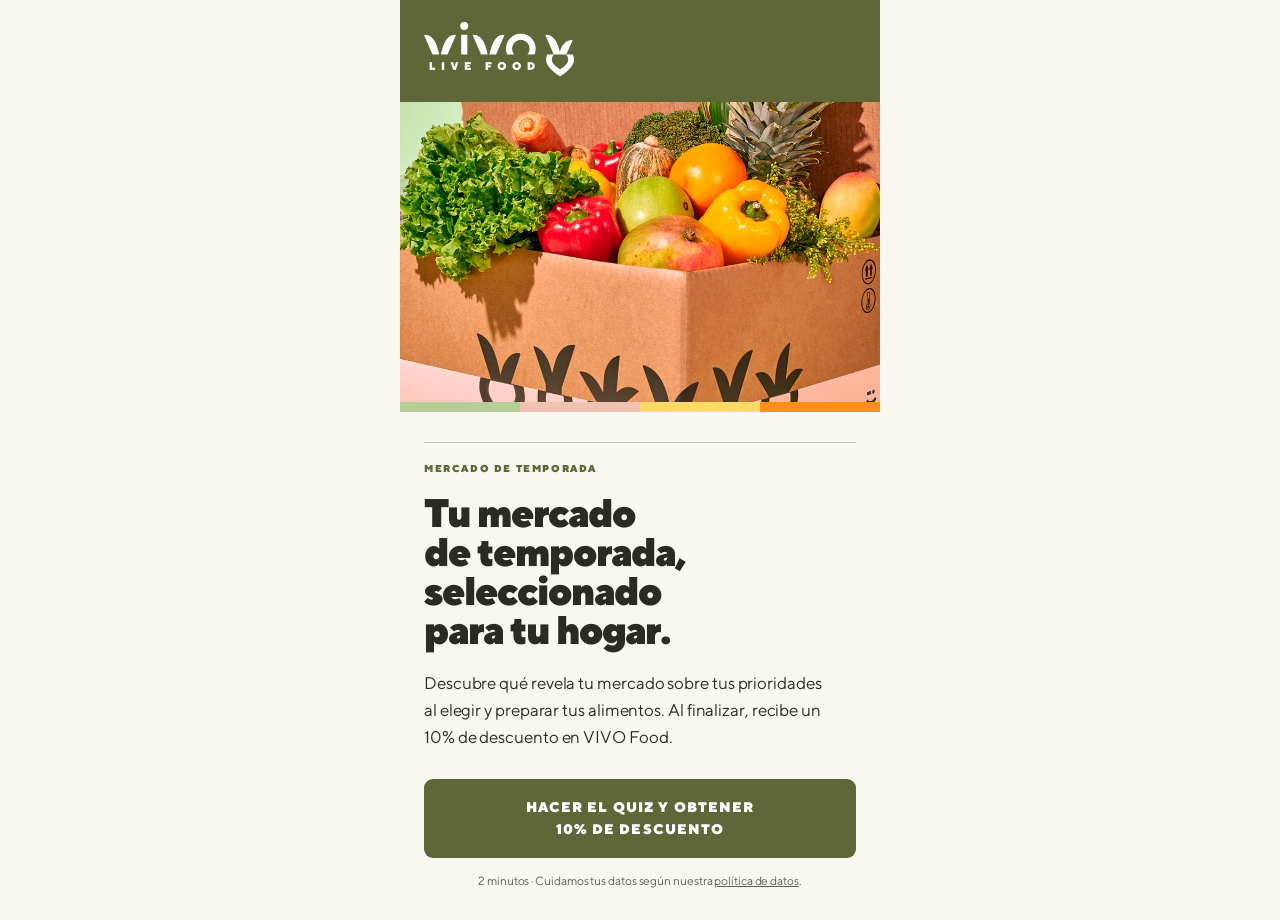
<file: index.html>
<!DOCTYPE html>
<html lang="es">
<head>
<meta charset="utf-8">
<meta name="viewport" content="width=device-width, initial-scale=1, viewport-fit=cover">
<title>¿Qué dice tu mercado sobre lo que te importa? · VIVO Live Food</title>
<meta name="robots" content="noindex, nofollow">
<style>
@font-face{font-family:"TT Norms";src:url("fuentes/TTNorms-Regular.otf") format("opentype");font-weight:400;font-display:swap}
@font-face{font-family:"TT Norms";src:url("fuentes/TTNorms-Medium.otf") format("opentype");font-weight:500;font-display:swap}
@font-face{font-family:"TT Norms";src:url("fuentes/TTNorms-Bold.otf") format("opentype");font-weight:700;font-display:swap}
@font-face{font-family:"TT Norms";src:url("fuentes/TTNorms-Black.otf") format("opentype");font-weight:900;font-display:swap}

/* Colores de la marca (manual de VIVO) y papel de la web de Sebastián (VIVO_Web_v13_14). */
:root{
  --oliva:#5F6638; --vino:#9F2241; --naranja:#FF9015; --negro:#2D2A26;
  --verde:#B7CD96; --rosa:#EFC2B3; --amarillo:#FDDA64;
  --papel:#F8F7F0; --regla:rgba(45,42,38,.23);
  --base:var(--papel);
  --bloque:var(--verde);
}
*{box-sizing:border-box;margin:0;padding:0}
html,body{background:var(--base)}
body{font-family:"TT Norms",system-ui,sans-serif;color:var(--negro);font-size:17px;line-height:1.55;
  -webkit-font-smoothing:antialiased;min-height:100vh;min-height:100dvh;letter-spacing:-.005em}
*{font-variant-ligatures:none;font-feature-settings:"liga" 0,"dlig" 0,"clig" 0}
.app{max-width:480px;margin:0 auto;min-height:100vh;min-height:100dvh;background:var(--base);position:relative}
.pantalla{display:none;min-height:100vh;min-height:100dvh;flex-direction:column}
.pantalla.activa{display:flex;animation:entra .35s ease both}
.quieto .pantalla.activa{animation:none}
@keyframes entra{from{opacity:0;transform:translateY(8px)}to{opacity:1;transform:none}}
img{display:block;max-width:100%}
a{color:inherit}

.ceja{font-size:10px;font-weight:800;letter-spacing:.16em;text-transform:uppercase;line-height:1.4;text-wrap:balance}
h1,h2{font-weight:900;letter-spacing:-.05em;line-height:.98;text-wrap:balance}

/* Botones: solo las llamadas a la acción llevan esquina suave (la web de Sebastián). */
.btn{appearance:none;border:0;cursor:pointer;font:inherit;font-weight:800;font-size:14px;text-wrap:balance;
  text-transform:uppercase;letter-spacing:.08em;background:var(--oliva);color:#fff;
  padding:18px 22px;width:100%;border-radius:9px;transition:transform .1s, opacity .2s}
.btn:active{transform:scale(.98)}
.btn[disabled]{opacity:.35;cursor:default}
.btn-texto{appearance:none;background:none;border:0;font:inherit;font-size:12px;font-weight:700;
  letter-spacing:.12em;text-transform:uppercase;color:var(--oliva);padding:14px 4px;cursor:pointer}

/* ---------- Portada ---------- */
.portada{background:var(--base)}
.portada .bloque-top{background:var(--oliva);color:#fff;padding:22px 24px 26px;position:relative}
.portada .logo-top img{width:150px}
.portada .foto{height:300px;overflow:hidden;background:var(--verde)}
.portada .foto img{width:100%;height:100%;object-fit:cover;object-position:center 60%}
.portada .cuerpo{padding:30px 24px 30px;flex:1;display:flex;flex-direction:column}
.portada .ceja{color:var(--oliva);margin-bottom:18px;border-top:1px solid var(--regla);padding-top:18px}
.portada h1{font-size:40px;margin-bottom:20px}
.portada p.intro{font-size:17px;line-height:1.6;margin-bottom:28px;max-width:34ch;text-wrap:pretty}
.portada .letra{font-size:12px;color:rgba(45,42,38,.75);text-align:center;margin-top:14px;line-height:1.5}
.portada .franja{display:flex;height:10px}
.portada .franja span{flex:1}

/* ---------- Preguntas ---------- */
.cabeza{background:var(--bloque);padding:18px 24px 28px;transition:background .3s}
.cabeza .fila{display:flex;align-items:center;justify-content:space-between;margin-bottom:18px}
.cabeza .fila img{width:130px}
.barra{height:6px;background:rgba(45,42,38,.14);overflow:hidden}
.barra i{display:block;height:100%;background:var(--oliva);width:0;transition:width .35s ease}
.cabeza h2{font-size:30px;line-height:1.02}
.cabeza .pista{font-size:14px;margin-top:12px;font-weight:500}
.opciones{padding:22px 24px 8px;display:flex;flex-direction:column;gap:10px;flex:1}
.op{appearance:none;font:inherit;text-align:left;cursor:pointer;width:100%;
  display:flex;align-items:center;gap:14px;background:#fff;color:var(--negro);
  border:1px solid var(--regla);padding:16px 16px;font-size:17px;font-weight:500;line-height:1.3;
  border-radius:0;transition:background .15s,border-color .15s,color .15s}
.op .marca{flex:0 0 22px;height:22px;border:1.5px solid var(--oliva);display:grid;place-items:center;background:#fff}
.op.unica .marca{border-radius:50%}
.op[aria-pressed="true"]{background:var(--oliva);border-color:var(--oliva);color:#fff}
.op[aria-pressed="true"] .marca{background:#fff;border-color:#fff}
.op[aria-pressed="true"] .marca::after{content:"";width:10px;height:10px;background:var(--oliva)}
.op.unica[aria-pressed="true"] .marca::after{border-radius:50%}
.pie{padding:14px 24px 26px;display:flex;align-items:center;gap:12px;position:sticky;bottom:0;
  background:var(--base);border-top:1px solid var(--regla)}
.pie .btn{flex:1;padding-inline:14px}

/* ---------- Datos ---------- */
.datos .cabeza{background:var(--rosa)}
.datos h2{font-size:30px}
.datos .sub{margin-top:12px;font-size:16px}
form.campos{padding:22px 24px 8px;display:flex;flex-direction:column;gap:18px;flex:1}
.campo label,.campo .titulo{display:block;font-size:11px;font-weight:800;letter-spacing:.14em;text-transform:uppercase;margin-bottom:8px}
.campo .ayuda{font-size:14px;color:rgba(45,42,38,.75);margin-top:6px}
.campo input[type=text],.campo input[type=email],.campo select{width:100%;font:inherit;font-size:17px;
  padding:15px 14px;border:1px solid var(--regla);background:#fff;border-radius:0;color:var(--negro);
  -webkit-appearance:none;appearance:none}
.campo select{background-image:url("data:image/svg+xml,%3Csvg xmlns='http://www.w3.org/2000/svg' width='12' height='7'%3E%3Cpath d='M0 0h12L6 7z' fill='%235F6638'/%3E%3C/svg%3E");
  background-position:calc(100% - 16px) 50%;background-size:12px 7px;background-repeat:no-repeat}
.campo input:focus,.campo select:focus{outline:none;border-color:var(--oliva);box-shadow:0 0 0 3px rgba(95,102,56,.18)}
.campo .opcional{font-weight:500;letter-spacing:.08em;opacity:.65}
.doble{display:flex;gap:10px}.doble select:first-child{flex:0 0 38%}
.autoriza{display:flex;gap:12px;align-items:flex-start;font-size:14px;line-height:1.45;background:#fff;
  border:1px solid var(--regla);padding:14px}
.autoriza input{flex:0 0 22px;width:22px;height:22px;margin-top:1px;accent-color:var(--oliva)}
.error{color:var(--vino);font-size:14px;font-weight:500;min-height:1em}

/* ---------- Resultado ---------- */
.resultado{background:var(--bloque)}
.resultado .logo-top{padding:22px 24px 18px}
.resultado .logo-top img{width:150px}
.resultado .foto{height:300px;overflow:hidden}
.resultado .foto img{width:100%;height:100%;object-fit:cover}
.resultado .cuerpo{padding:28px 24px 10px}
.resultado .ceja{margin-bottom:14px}
/* El título lleva su corte de renglón en PERFILES (\n). */
.resultado h1{font-size:44px;line-height:.95;margin-bottom:20px;white-space:pre-line}
.resultado .l1{font-size:19px;font-weight:500;line-height:1.4;margin-bottom:14px;text-wrap:pretty}
.resultado .l2{font-size:17px;line-height:1.55;text-wrap:pretty}
.resultado .l2 + .l2{margin-top:12px}
.regalo{margin:24px 24px 0;background:var(--papel);padding:24px 20px 22px;text-align:center;color:var(--negro);border:1px solid var(--regla)}
.regalo .ceja{color:var(--oliva);margin-bottom:10px}
.regalo .que{font-size:16px;margin-bottom:16px;text-wrap:balance}
.regalo .codigo{display:inline-block;font-weight:900;font-size:24px;letter-spacing:.2em;
  border:2px dashed var(--oliva);color:var(--oliva);padding:12px 18px;margin-bottom:12px}
.regalo .cond{font-size:13px;color:rgba(45,42,38,.75)}
.resultado .cierre{padding:22px 24px 34px;font-size:15px;text-wrap:pretty}
.resultado.oscuro{color:#fff}
/* Invitar: el link propio de cada persona (sale con el código que devuelve el servidor). */
.invita{margin:16px 24px 0;background:var(--papel);color:var(--negro);padding:22px 20px;text-align:center;border:1px solid var(--regla)}
.invita .ceja{color:var(--vino);margin-bottom:10px}
.invita p{font-size:15px;margin-bottom:14px;text-wrap:pretty}
.invita .btn{background:var(--vino);margin-bottom:6px}
.invita .link{font-size:13px;word-break:break-all;color:rgba(45,42,38,.75)}
/* Trampa para robots: la persona no la ve ni la alcanza con el teclado. */
.trampa{position:absolute;left:-9999px;width:1px;height:1px;overflow:hidden}
</style>
</head>
<body>
<main class="app" id="app">

  <!-- 1. PORTADA -->
  <section class="pantalla portada" data-paso="portada">
    <div class="bloque-top"><div class="logo-top"><img src="img/logotipo-blanco.png" alt="VIVO · Live Food"></div></div>
    <div class="foto"><img src="img/marca-02.jpg" alt="Caja de mercado de VIVO con frutas y verduras"></div>
    <div class="franja" aria-hidden="true"><span style="background:var(--verde)"></span><span style="background:var(--rosa)"></span><span style="background:var(--amarillo)"></span><span style="background:var(--naranja)"></span></div>
    <div class="cuerpo">
      <div class="ceja">Mercado de temporada</div>
      <h1>Tu mercado de temporada, seleccionado para tu hogar.</h1>
      <p class="intro">Descubre qué revela tu mercado sobre tus prioridades al elegir y preparar tus alimentos. Al finalizar, recibe un 10% de descuento en VIVO Food.</p>
      <button class="btn" type="button" id="empezar">Hacer el quiz y obtener 10% de descuento</button>
      <p class="letra">2 minutos · Cuidamos tus datos según nuestra <a href="privacidad.html" target="_blank">política de datos</a>.</p>
    </div>
  </section>

  <!-- 2. PREGUNTAS (una sola pantalla que se rellena con JavaScript) -->
  <section class="pantalla pregunta" data-paso="pregunta">
    <div class="cabeza">
      <div class="fila"><img id="logo-pregunta" src="img/logotipo-5F6638.png" alt="VIVO · Live Food"></div>
      <div class="barra" role="progressbar" aria-valuemin="0" aria-valuemax="100" aria-valuenow="11"><i id="avance"></i></div>
      <h2 id="texto-pregunta" style="margin-top:24px"></h2>
      <p class="pista" id="pista"></p>
    </div>
    <div class="opciones" id="opciones" role="group"></div>
    <div class="pie">
      <button class="btn-texto" type="button" id="atras">Atrás</button>
      <button class="btn" type="button" id="siguiente" disabled>Siguiente</button>
    </div>
  </section>

  <!-- 3. DATOS -->
  <section class="pantalla datos" data-paso="datos">
    <div class="cabeza">
      <div class="fila"><img src="img/logotipo-9F2241.png" alt="VIVO · Live Food"></div>
      <div class="barra"><i style="width:100%"></i></div>
      <h2 style="margin-top:24px">Tu resultado está listo</h2>
      <p class="sub">Dinos tu nombre y a dónde te enviamos tu 10% de descuento.</p>
    </div>
    <form class="campos" id="form-datos" action="" method="post" novalidate>
      <div class="campo">
        <label for="nombre">Tu nombre</label>
        <input type="text" id="nombre" name="nombre" autocomplete="given-name" required>
      </div>
      <div class="campo">
        <label for="correo">Tu correo</label>
        <input type="email" id="correo" name="correo" autocomplete="email" inputmode="email" required>
      </div>
      <div class="campo">
        <label for="barrio">Barrio o municipio</label>
        <input type="text" id="barrio" name="barrio" autocomplete="address-level2" required>
        <p class="ayuda">Para saber si llegamos hasta tu puerta.</p>
      </div>
      <div class="campo">
        <span class="titulo">Tu cumpleaños <span class="opcional">· opcional</span></span>
        <div class="doble">
          <select id="cumple-dia" name="cumple_dia" aria-label="Día"><option value="">Día</option></select>
          <select id="cumple-mes" name="cumple_mes" aria-label="Mes"><option value="">Mes</option></select>
        </div>
        <p class="ayuda">Ese día te escribimos.</p>
      </div>
      <label class="autoriza">
        <input type="checkbox" id="autorizo" name="autorizacion_datos" value="si" required>
        <span>Autorizo a GREENNOVATION S.A.S. (VIVO Live) a tratar mis datos personales para enviarme mi descuento, escribirme sobre VIVO Food y conocer cómo compro y como en casa, según su <a href="privacidad.html" target="_blank">política de datos</a>, de acuerdo con la Ley 1581 de 2012.</span>
      </label>
      <input type="hidden" name="respuestas" id="respuestas">
      <input type="hidden" name="resultado" id="resultado-campo">
      <div class="trampa" aria-hidden="true"><label>Sitio web <input type="text" name="sitio_web" id="sitio-web" tabindex="-1" autocomplete="off"></label></div>
      <p class="error" id="error" role="alert"></p>
    </form>
    <div class="pie">
      <button class="btn-texto" type="button" id="atras-datos">Atrás</button>
      <button class="btn" type="submit" form="form-datos" id="enviar">Ver qué dice mi mercado</button>
    </div>
  </section>

  <!-- 4. RESULTADO -->
  <section class="pantalla resultado" data-paso="resultado" id="pantalla-resultado">
    <div class="logo-top"><img id="logo-resultado" src="img/logotipo-5F6638.png" alt="VIVO · Live Food"></div>
    <div class="foto"><img id="foto-resultado" src="img/marca-03.jpg" alt=""></div>
    <div class="cuerpo">
      <div class="ceja" id="ceja-resultado">Esto dice tu mercado sobre lo que te importa</div>
      <h1 id="titulo-resultado"></h1>
      <p class="l1" id="linea-1"></p>
      <p class="l2" id="linea-2"></p>
      <p class="l2" id="linea-3"></p>
    </div>
    <div class="regalo">
      <div class="ceja">Tu descuento de prelanzamiento</div>
      <p class="que">10% de descuento en productos de VIVO Food. Guárdalo: ya es tuyo.</p>
      <div class="codigo">VIVOLAUNCH</div>
      <p class="cond">Sirve solo el día que abramos las suscripciones: te avisamos por correo. <a href="condiciones.html" target="_blank">Condiciones</a></p>
    </div>
    <div class="invita" id="invita" hidden>
      <div class="ceja">Pásalo a tu mesa</div>
      <p>¿Alguien de tu casa o tu grupo vive lo mismo con el mercado? Mándale el quiz: también le llega su 10%.</p>
      <button class="btn" type="button" id="compartir">Mandar mi link</button>
      <p class="link" id="mi-link"></p>
    </div>
    <p class="cierre" id="cierre"></p>
  </section>

</main>

<script>
(function(){
  // Las 4 preguntas. Los ids p1..p4 siguen este orden.
  var PREGUNTAS = [
    {id:"p1", t:"Si pudieras mejorar tu forma de hacer mercado, ¿qué cambiarías?", varias:true,
     nada:6,
     o:["No tener que salir a comprar","Saber de dónde viene cada cosa","Más variedad en mi mesa","Ideas de qué cocinar","Que lo fresco me dure más","Un mejor precio","Nada, así estoy bien"]},
    {id:"p2", t:"Las frutas y verduras, ¿dónde las compras casi siempre?", varias:false,
     o:["En el supermercado","En el fruver o la tienda del barrio","En la plaza o mercado campesino","Por app o WhatsApp","En varios lugares"]},
    {id:"p3", t:"Aquí entre nos: ¿qué te pasa con las frutas y verduras?", varias:true, nada:4,
     o:["Se me dañan antes de usarlas","No sé si son de buena calidad","Siempre compro lo mismo","Tengo que salir a comprar seguido","Nada, así estoy bien"]},
    {id:"p4", t:"La que más dice de ti: al escoger tus alimentos, ¿qué pesa más?", varias:false,
     o:["Que sea sano","Que sea rico y fresco","Saber de dónde viene","Que rinda y tenga buen precio","Que les guste a todos en casa"]}
  ];
  var BLOQUES = ["var(--verde)","var(--rosa)","var(--amarillo)"];
  // El logo de cada fondo va en su pareja del manual de VIVO ("Aplicaciones de color", pág. 15):
  // oliva-verde, vino-rosa, amarillo-naranja, negro-blanco; al revés también.
  var LOGO_SOBRE = {"var(--verde)":"5F6638", "var(--oliva)":"B7CD96", "var(--rosa)":"9F2241",
                    "var(--vino)":"EFC2B3", "var(--amarillo)":"FF9015", "var(--naranja)":"FDDA64"};
  function logoSobre(fondo){ return "img/logotipo-" + LOGO_SOBRE[fondo] + ".png"; }

  // Los 4 resultados.
  var PERFILES = {
    casa:     {titulo:"La casa\nque cuida", l1:"Tu mercado dice que piensas en plural: antes de escoger tus alimentos, ya pensaste en los de tu mesa.",
               vivo:"En VIVO también pensamos en plural: alimentos con origen, para la mesa de tu casa.",
               color:"var(--rosa)", foto:"img/marca-03.jpg", alt:"Bolsa de lona de VIVO", oscuro:false},
    bienestar:{titulo:"Cuidado\ncon sabor", l1:"Tu mercado dice que cuidarte va primero, pero no a costa del sabor: para ti, alimentarte bien también es disfrutar.",
               vivo:"En VIVO vas a saber de dónde viene lo que llega a tu mesa.",
               color:"var(--vino)", foto:"img/marca-06.jpg", alt:"Zanahorias sobre papel de VIVO", oscuro:true},
    origen:   {titulo:"El del\norigen", l1:"Tu mercado dice que lo que llega a tu mesa tiene dirección: un lugar, una familia, una temporada. Te importa la historia, no solo la etiqueta.",
               vivo:"En VIVO te contamos de dónde viene cada alimento y quién lo cultiva.",
               color:"var(--oliva)", foto:"img/marca-11.jpg", alt:"Bolsa kraft de VIVO con frutas y verduras", oscuro:true},
    temporada:{titulo:"Cocina\nde temporada", l1:"Tu mercado dice que lo bueno, para ti, se nota en el plato: no compras por comprar, buscas que sepa a fresco y que valga la pena.",
               vivo:"En VIVO llega lo que está en su punto y en su temporada.",
               color:"var(--amarillo)", foto:"img/marca-07.jpg", alt:"Frutas de temporada sobre fondo naranja", oscuro:false}
  };
  // Molestias de la 3, en el orden de prioridad de la tarea (índices 0 a 3).
  var MOLESTIAS = [
    "Nos contaste que las frutas y verduras se te dañan antes de usarlas. No es descuido: tu mercado va a otro ritmo que tu cocina.",
    "Nos contaste que no siempre sabes si las frutas y verduras son de buena calidad. Cuando no sabes de dónde viene algo, tampoco sabes qué esperar.",
    "Nos contaste que siempre terminas comprando lo mismo. Pasa cuando la rutina escoge por ti.",
    "Nos contaste que tienes que salir a comprar seguido. Ese tiempo también es parte de lo que te cuesta el mercado."
  ];

  var resp = {};          // p1..p4 -> arreglo de índices marcados
  var i = 0;              // pregunta actual (0..8)
  var $ = function(id){return document.getElementById(id)};

  function mostrar(paso){
    document.querySelectorAll(".pantalla").forEach(function(s){
      s.classList.toggle("activa", s.dataset.paso === paso);
    });
    window.scrollTo(0,0);
  }

  function pintarPregunta(){
    var q = PREGUNTAS[i], marcadas = resp[q.id] || [];
    document.documentElement.style.setProperty("--bloque", BLOQUES[i % BLOQUES.length]);
    $("logo-pregunta").src = logoSobre(BLOQUES[i % BLOQUES.length]);
    // Sin número de pregunta: solo la barra de avance, que corre más al principio y se frena al final.
    var pct = Math.round(Math.pow((i+1) / (PREGUNTAS.length+1), 0.6) * 100);
    $("avance").style.width = pct + "%";
    document.querySelector(".barra[role=progressbar]").setAttribute("aria-valuenow", pct);
    $("texto-pregunta").textContent = q.t;
    $("pista").textContent = (i >= PREGUNTAS.length - 2 ? "Ya casi está tu resultado. " : "") + (q.varias ? "Puedes marcar varias." : "Escoge una.");
    var cont = $("opciones"); cont.innerHTML = "";
    cont.setAttribute("aria-label", q.t);
    q.o.forEach(function(txt, k){
      var b = document.createElement("button");
      b.type = "button"; b.className = "op " + (q.varias ? "varias" : "unica");
      b.setAttribute("aria-pressed", marcadas.indexOf(k) > -1 ? "true" : "false");
      b.innerHTML = '<span class="marca" aria-hidden="true"></span><span></span>';
      b.lastChild.textContent = txt;
      b.addEventListener("click", function(){ marcar(k); });
      cont.appendChild(b);
    });
    $("siguiente").disabled = marcadas.length === 0;
    $("siguiente").textContent = i === PREGUNTAS.length - 1 ? "Último paso" : "Siguiente";
  }

  function marcar(k){
    var q = PREGUNTAS[i], m = (resp[q.id] || []).slice();
    if (!q.varias){
      m = [k];
      resp[q.id] = m; pintarPregunta();
      setTimeout(siguiente, 280);   // opción única: pasa sola
      return;
    }
    var pos = m.indexOf(k);
    if (pos > -1){ m.splice(pos,1); }
    else if (q.nada !== undefined && k === q.nada){ m = [k]; }            // "Nada" desmarca las demás
    else { m.push(k); if (q.nada !== undefined){ m = m.filter(function(x){return x !== q.nada}); } }
    resp[q.id] = m; pintarPregunta();
  }

  function siguiente(){
    if (!(resp[PREGUNTAS[i].id] || []).length) return;
    if (i < PREGUNTAS.length - 1){ i++; pintarPregunta(); window.scrollTo(0,0); }
    else { mostrar("datos"); }
  }

  // Qué pregunta da cada dato del resultado.
  var Q_MOLESTIA = "p3", Q_PESA = "p4";
  // Regla del resultado: sale de la 4.
  function calcularPerfil(r){
    var pesa = (r[Q_PESA] || [])[0];
    switch (pesa){
      case 0: return "bienestar";
      case 1: return "temporada";
      case 2: return "origen";
      case 4: return "casa";
      case 3: return "temporada";
      default: return "temporada";
    }
  }
  // Lo que se guarda en Brevo (atributo MOLESTIA), en el mismo orden que MOLESTIAS.
  var MOLESTIA_CLAVES = ["se_danan","calidad","siempre_lo_mismo","salir_seguido"];
  function indiceMolestia(r){
    var molestias = r[Q_MOLESTIA] || [];
    for (var k = 0; k < 4; k++){ if (molestias.indexOf(k) > -1) return k; }
    return -1;   // marcó "Nada, así estoy bien": sin molestia
  }
  function calcularMolestia(r){
    var k = indiceMolestia(r);
    return k > -1 ? MOLESTIAS[k] : "";
  }

  function pintarResultado(nombre, correo){
    var clave = calcularPerfil(resp), p = PERFILES[clave], molestia = calcularMolestia(resp);
    var sec = $("pantalla-resultado");
    sec.style.setProperty("--bloque", p.color);
    sec.classList.toggle("oscuro", p.oscuro);
    $("logo-resultado").src = logoSobre(p.color);
    $("foto-resultado").src = p.foto; $("foto-resultado").alt = p.alt;
    $("ceja-resultado").textContent = nombre ? (nombre + ", esto dice tu mercado sobre lo que te importa") : "Esto dice tu mercado sobre lo que te importa";
    $("titulo-resultado").textContent = p.titulo;
    $("linea-1").textContent = p.l1;
    $("linea-2").textContent = molestia;
    $("linea-2").hidden = !molestia;
    $("linea-3").textContent = p.vivo;
    $("cierre").textContent = "Ya estás en la lista de prelanzamiento de VIVO Food. Te escribimos con tu descuento y con lo que viene.";
    $("resultado-campo").value = p.titulo.replace("\n", " ");
    mostrar("resultado");
  }

  // Cumpleaños: días y meses.
  (function(){
    var d = $("cumple-dia"), m = $("cumple-mes");
    for (var n = 1; n <= 31; n++){ d.add(new Option(n, n)); }
    ["Enero","Febrero","Marzo","Abril","Mayo","Junio","Julio","Agosto","Septiembre","Octubre","Noviembre","Diciembre"]
      .forEach(function(t, k){ m.add(new Option(t, k+1)); });
  })();

  $("empezar").addEventListener("click", function(){ i = 0; pintarPregunta(); mostrar("pregunta"); });
  $("siguiente").addEventListener("click", siguiente);
  $("atras").addEventListener("click", function(){
    if (i > 0){ i--; pintarPregunta(); window.scrollTo(0,0); } else { mostrar("portada"); }
  });
  $("atras-datos").addEventListener("click", function(){ i = PREGUNTAS.length - 1; pintarPregunta(); mostrar("pregunta"); });

  // De dónde llegó: ?ref=CODIGO (alguien lo invitó) y ?utm_source= (o ?f=). Se guardan por si recarga.
  var qsEntrada = new URLSearchParams(location.search);
  function recordar(clave, valor){
    try { if (valor) sessionStorage.setItem("vivo-" + clave, valor); return valor || sessionStorage.getItem("vivo-" + clave) || ""; }
    catch(_){ return valor || ""; }
  }
  var REF = recordar("ref", (qsEntrada.get("ref") || "").replace(/[^A-Za-z0-9]/g, "").slice(0, 6));
  var FUENTE = recordar("fuente", (qsEntrada.get("utm_source") || qsEntrada.get("f") || "").slice(0, 60)) || (REF ? "invitacion" : "");
  var ENDPOINT = "api/lista.php";

  function pintarInvitacion(codigo){
    if (!codigo) return;
    var link = location.origin + location.pathname + "?ref=" + codigo;
    $("mi-link").textContent = link.replace(/^https?:\/\//, "");
    $("invita").hidden = false;
    $("compartir").onclick = function(){
      var texto = "Hice este quiz de VIVO Food sobre cómo hacemos mercado. Haz el tuyo y te llega un 10%: ";
      if (navigator.share){ navigator.share({title:"VIVO Food", text:texto, url:link}).catch(function(){}); return; }
      location.href = "https://wa.me/?text=" + encodeURIComponent(texto + link);
    };
  }

  var enviando = false;
  $("form-datos").addEventListener("submit", function(e){
    e.preventDefault();
    if (enviando) return;
    var nombre = $("nombre").value.trim(), correo = $("correo").value.trim(), barrio = $("barrio").value.trim();
    var err = "";
    if (!nombre) err = "Escribe tu nombre para ver tu resultado.";
    else if (!/^[^\s@]+@[^\s@]+\.[^\s@]+$/.test(correo)) err = "Revisa cómo escribiste tu correo: ahí te llega tu descuento.";
    else if (!barrio) err = "Cuéntanos tu barrio o municipio para saber si llegamos.";
    else if (!$("autorizo").checked) err = "Para enviarte tu descuento, necesitamos que marques la autorización.";
    $("error").textContent = err;
    if (err) return;
    // Lo que se guardaría: cada respuesta con su texto, para poder contarlas.
    var salida = {};
    PREGUNTAS.forEach(function(q){
      salida[q.id] = (resp[q.id] || []).map(function(k){ return q.o[k]; });
    });
    $("respuestas").value = JSON.stringify(salida);
    var km = indiceMolestia(resp);
    var datos = {
      nombre: nombre, correo: correo, barrio: barrio,
      cumple_dia: $("cumple-dia").value, cumple_mes: $("cumple-mes").value,
      autorizacion_datos: "si", respuestas: $("respuestas").value,
      perfil: calcularPerfil(resp), molestia: km > -1 ? MOLESTIA_CLAVES[km] : "ninguna",
      ref: REF, fuente: FUENTE, sitio_web: $("sitio-web").value
    };
    // El resultado se muestra solo cuando la persona quedó guardada: si no, no le llegaría su 10%.
    enviando = true;
    var boton = $("enviar"), textoBoton = boton.textContent;
    boton.disabled = true; boton.textContent = "Guardando…";
    function listo(){ enviando = false; boton.disabled = false; boton.textContent = textoBoton; }
    fetch(ENDPOINT, {method:"POST", headers:{"Content-Type":"application/json"}, body:JSON.stringify(datos)})
      .then(function(r){ return r.json().catch(function(){ return {ok:false}; }); })
      .then(function(r){
        listo();
        if (r && r.ok){ pintarResultado(nombre.split(" ")[0], correo); pintarInvitacion(r.codigo); return; }
        var porCampo = {correo:"Revisa cómo escribiste tu correo: ahí te llega tu descuento.",
                        espera:"Recibimos muchos intentos desde esta conexión. Prueba otra vez en un rato."};
        $("error").textContent = porCampo[r && r.error] || "No pudimos guardar tus datos. Toca el botón otra vez.";
      })
      .catch(function(){ listo(); $("error").textContent = "Se cortó la conexión. Revisa tu internet y toca el botón otra vez."; });
  });

  // Vista directa para revisar: ?paso=portada | 1..4 | datos | resultado
  var qs = new URLSearchParams(location.search), paso = qs.get("paso");
  if (paso) document.documentElement.classList.add("quieto");
  if (paso && /^\d+$/.test(paso) && +paso >= 1 && +paso <= PREGUNTAS.length){
    i = +paso - 1;
    if (qs.get("marcar")) resp[PREGUNTAS[i].id] = qs.get("marcar").split(",").map(Number);
    pintarPregunta(); mostrar("pregunta");
  } else if (paso === "datos"){
    mostrar("datos");
  } else if (paso === "resultado"){
    resp[Q_PESA] = [qs.has("p4") ? +qs.get("p4") : 3];
    resp[Q_MOLESTIA] = (qs.get("p3") || "1,3").split(",").map(Number);
    pintarResultado(qs.get("nombre") || "Ana", "");
    if (qs.get("codigo")) pintarInvitacion(qs.get("codigo"));
  } else {
    mostrar("portada");
  }
})();
</script>
</body>
</html>
</file>
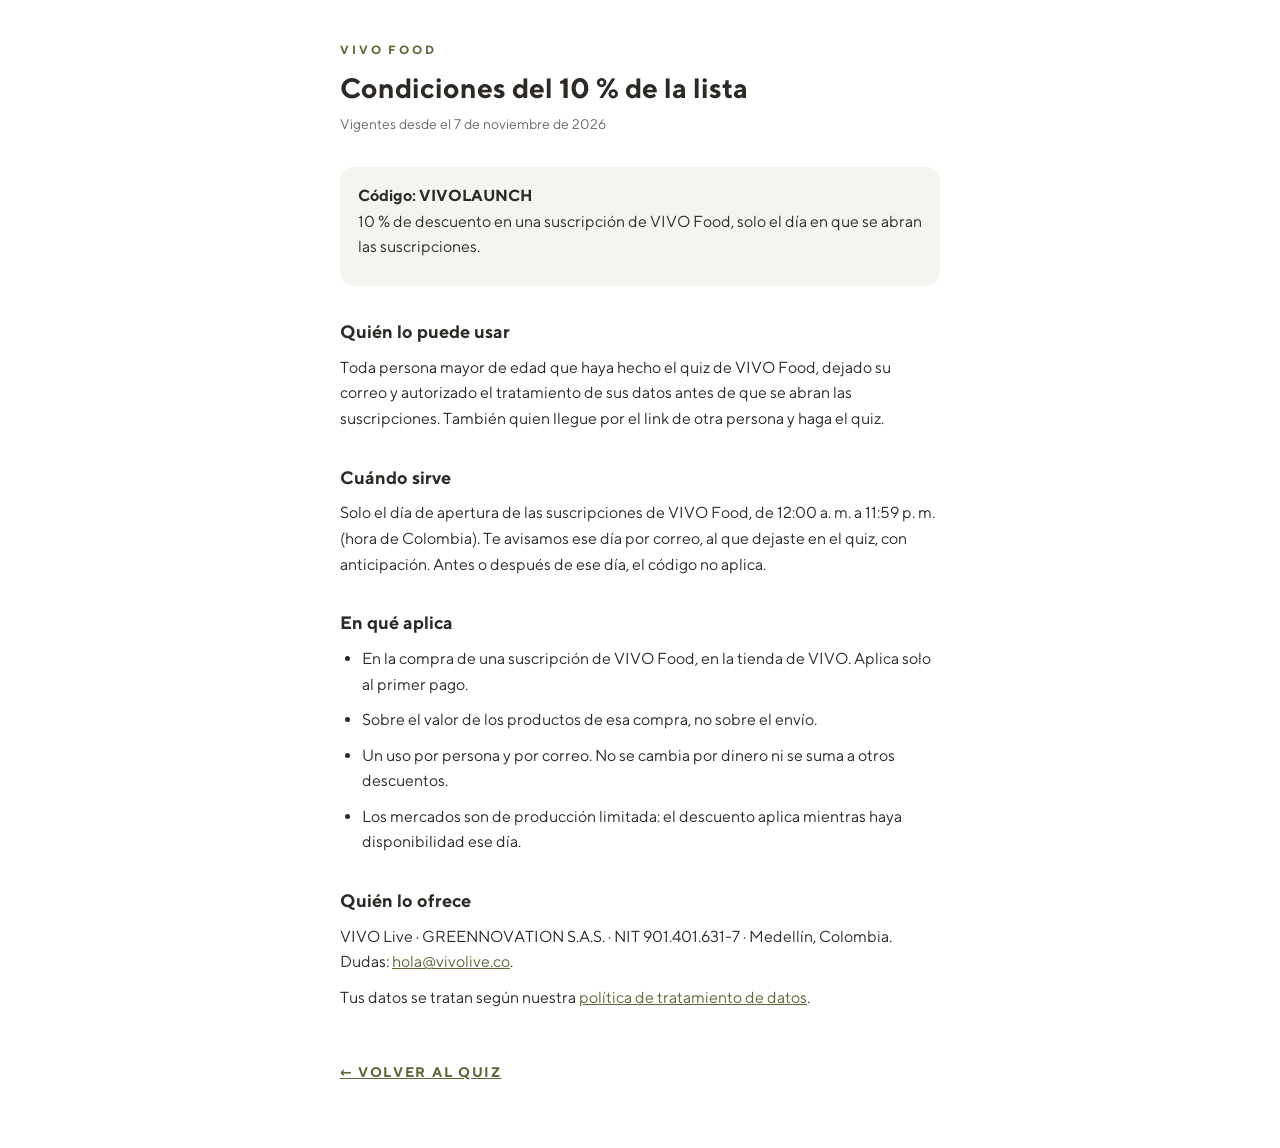
<file: condiciones.html>
<!doctype html>
<html lang="es">
<head>
<meta charset="utf-8">
<meta name="viewport" content="width=device-width,initial-scale=1">
<title>Condiciones del 10 % · VIVO Food</title>
<meta name="robots" content="noindex">
<link rel="stylesheet" href="legal.css">
<!--
  Borrador del Cerebro, 2026-11-06 (Ley 1480 de 2011, art. 33: una promoción dice sus condiciones y su
  vigencia; si no, vale hasta que se revoque). Lo revisa un abogado. La fecha de apertura NO va aquí (Laura:
  no se dice la fecha); la vigencia queda definida como "el día de apertura, avisado por correo".
  Sin sorteo: nada se gana al azar (Coljuegos). "Un uso por persona" y "no se suma a otros descuentos" son
  propuesta del Cerebro: los confirma VIVO.
-->
</head>
<body>
<main>
  <p class="ceja">VIVO Food</p>
  <h1>Condiciones del 10 % de la lista</h1>
  <p class="fecha">Vigentes desde el 7 de noviembre de 2026</p>

  <div class="caja">
    <p><strong>Código: VIVOLAUNCH</strong><br>
    10 % de descuento en una suscripción de VIVO Food, solo el día en que se abran las suscripciones.</p>
  </div>

  <h2>Quién lo puede usar</h2>
  <p>Toda persona mayor de edad que haya hecho el quiz de VIVO Food, dejado su correo y autorizado el tratamiento
  de sus datos antes de que se abran las suscripciones. También quien llegue por el link de otra persona y haga el
  quiz.</p>

  <h2>Cuándo sirve</h2>
  <p>Solo el día de apertura de las suscripciones de VIVO Food, de 12:00 a. m. a 11:59 p. m. (hora de Colombia).
  Te avisamos ese día por correo, al que dejaste en el quiz, con anticipación. Antes o después de ese día, el código
  no aplica.</p>

  <h2>En qué aplica</h2>
  <ul>
    <li>En la compra de una suscripción de VIVO Food, en la tienda de VIVO. Aplica solo al primer pago.</li>
    <li>Sobre el valor de los productos de esa compra, no sobre el envío.</li>
    <li>Un uso por persona y por correo. No se cambia por dinero ni se suma a otros descuentos.</li>
    <li>Los mercados son de producción limitada: el descuento aplica mientras haya disponibilidad ese día.</li>
  </ul>

  <h2>Quién lo ofrece</h2>
  <p>VIVO Live · GREENNOVATION S.A.S. · NIT 901.401.631-7 · Medellín, Colombia. Dudas: <a href="mailto:hola@vivolive.co">hola@vivolive.co</a>.</p>
  <p>Tus datos se tratan según nuestra <a href="privacidad.html">política de tratamiento de datos</a>.</p>

  <a class="volver" href="./">← Volver al quiz</a>
</main>
</body>
</html>
</file>
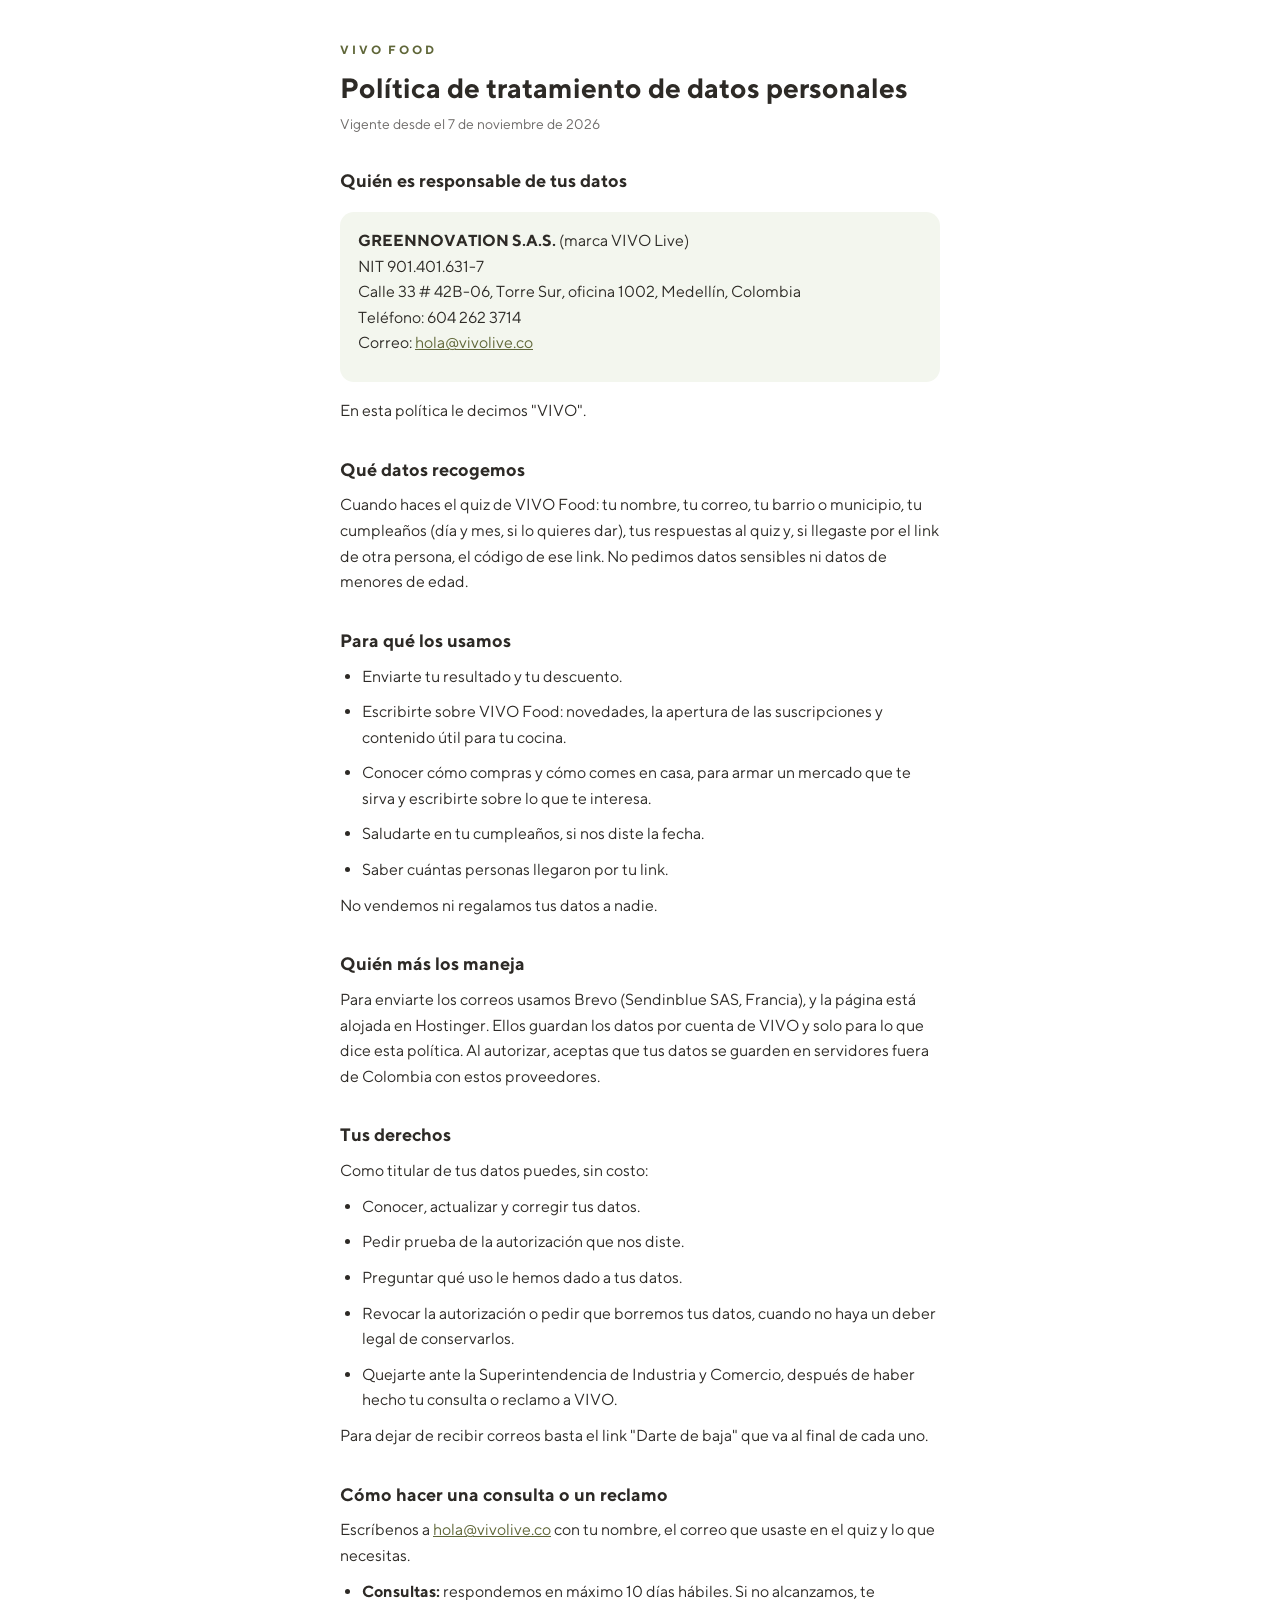
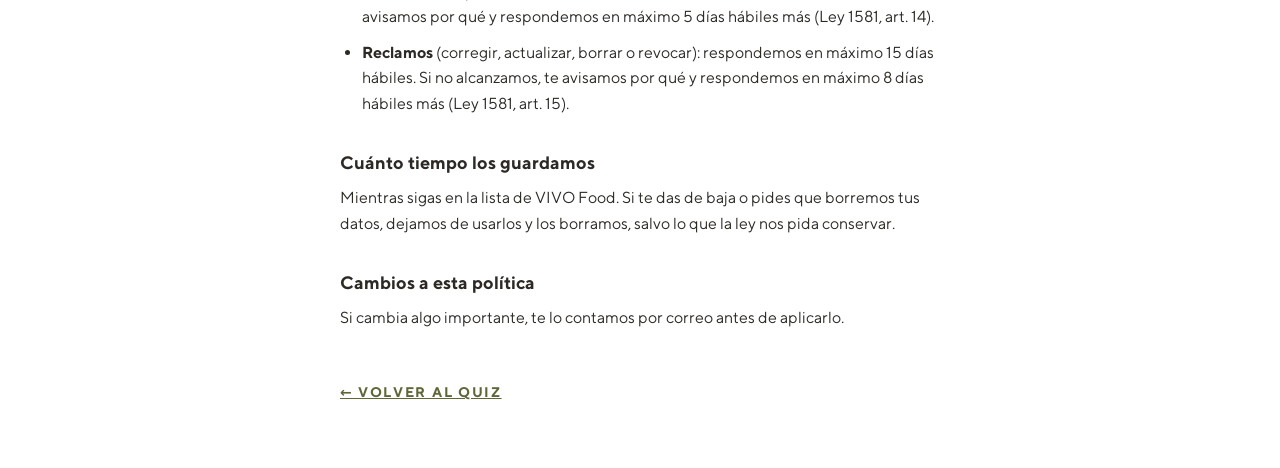
<file: privacidad.html>
<!doctype html>
<html lang="es">
<head>
<meta charset="utf-8">
<meta name="viewport" content="width=device-width,initial-scale=1">
<title>Política de datos · VIVO Food</title>
<meta name="robots" content="noindex">
<link rel="stylesheet" href="legal.css">
<!--
  Borrador del Cerebro, 2026-11-06, según la Ley 1581 de 2012 y el Decreto 1377 de 2013 (art. 13: qué debe
  tener la política). Lo revisa un abogado antes de publicar. Laura, 2026-11-07: se publica ya con
  el nombre de la marca. 2026-11-07: razón social, NIT, dirección y teléfono tomados del RUT de VIVO (04-11-2026).
  Mismos datos en condiciones.html.
-->
</head>
<body>
<main>
  <p class="ceja">VIVO Food</p>
  <h1>Política de tratamiento de datos personales</h1>
  <p class="fecha">Vigente desde el 7 de noviembre de 2026</p>

  <h2>Quién es responsable de tus datos</h2>
  <div class="caja">
    <p><strong>GREENNOVATION S.A.S.</strong> (marca VIVO Live)<br>
    NIT 901.401.631-7<br>
    Calle 33 # 42B-06, Torre Sur, oficina 1002, Medellín, Colombia<br>
    Teléfono: 604 262 3714<br>
    Correo: <a href="mailto:hola@vivolive.co">hola@vivolive.co</a></p>
  </div>
  <p>En esta política le decimos "VIVO".</p>

  <h2>Qué datos recogemos</h2>
  <p>Cuando haces el quiz de VIVO Food: tu nombre, tu correo, tu barrio o municipio, tu cumpleaños (día y mes, si
  lo quieres dar), tus respuestas al quiz y, si llegaste por el link de otra persona, el código de ese link.
  No pedimos datos sensibles ni datos de menores de edad.</p>

  <h2>Para qué los usamos</h2>
  <ul>
    <li>Enviarte tu resultado y tu descuento.</li>
    <li>Escribirte sobre VIVO Food: novedades, la apertura de las suscripciones y contenido útil para tu cocina.</li>
    <li>Conocer cómo compras y cómo comes en casa, para armar un mercado que te sirva y escribirte sobre lo que te
      interesa.</li>
    <li>Saludarte en tu cumpleaños, si nos diste la fecha.</li>
    <li>Saber cuántas personas llegaron por tu link.</li>
  </ul>
  <p>No vendemos ni regalamos tus datos a nadie.</p>

  <h2>Quién más los maneja</h2>
  <p>Para enviarte los correos usamos Brevo (Sendinblue SAS, Francia), y la página está alojada en Hostinger.
  Ellos guardan los datos por cuenta de VIVO y solo para lo que dice esta política. Al autorizar, aceptas que tus
  datos se guarden en servidores fuera de Colombia con estos proveedores.</p>

  <h2>Tus derechos</h2>
  <p>Como titular de tus datos puedes, sin costo:</p>
  <ul>
    <li>Conocer, actualizar y corregir tus datos.</li>
    <li>Pedir prueba de la autorización que nos diste.</li>
    <li>Preguntar qué uso le hemos dado a tus datos.</li>
    <li>Revocar la autorización o pedir que borremos tus datos, cuando no haya un deber legal de conservarlos.</li>
    <li>Quejarte ante la Superintendencia de Industria y Comercio, después de haber hecho tu consulta o reclamo a
      VIVO.</li>
  </ul>
  <p>Para dejar de recibir correos basta el link "Darte de baja" que va al final de cada uno.</p>

  <h2>Cómo hacer una consulta o un reclamo</h2>
  <p>Escríbenos a <a href="mailto:hola@vivolive.co">hola@vivolive.co</a> con tu nombre, el correo que usaste en el
  quiz y lo que necesitas.</p>
  <ul>
    <li><strong>Consultas:</strong> respondemos en máximo 10 días hábiles. Si no alcanzamos, te avisamos por qué y
      respondemos en máximo 5 días hábiles más (Ley 1581, art. 14).</li>
    <li><strong>Reclamos</strong> (corregir, actualizar, borrar o revocar): respondemos en máximo 15 días hábiles.
      Si no alcanzamos, te avisamos por qué y respondemos en máximo 8 días hábiles más (Ley 1581, art. 15).</li>
  </ul>

  <h2>Cuánto tiempo los guardamos</h2>
  <p>Mientras sigas en la lista de VIVO Food. Si te das de baja o pides que borremos tus datos, dejamos de
  usarlos y los borramos, salvo lo que la ley nos pida conservar.</p>

  <h2>Cambios a esta política</h2>
  <p>Si cambia algo importante, te lo contamos por correo antes de aplicarlo.</p>

  <a class="volver" href="./">← Volver al quiz</a>
</main>
</body>
</html>
</file>
<file: legal.css>
@font-face{font-family:"TT Norms";src:url("fuentes/TTNorms-Regular.otf") format("opentype");font-weight:400;font-display:swap}
@font-face{font-family:"TT Norms";src:url("fuentes/TTNorms-Bold.otf") format("opentype");font-weight:700;font-display:swap}
:root{--oliva:#5F6638;--vino:#9F2241;--negro:#2D2A26;--verde:#B7CD96;--base:#FFFFFF}
*{box-sizing:border-box;margin:0;padding:0}
html,body{background:var(--base)}
body{font-family:"TT Norms",system-ui,sans-serif;color:var(--negro);font-size:16px;line-height:1.6;-webkit-font-smoothing:antialiased}
main{max-width:640px;margin:0 auto;padding:40px 20px 64px}
.ceja{font-size:12px;font-weight:700;letter-spacing:.24em;text-transform:uppercase;color:var(--oliva);margin-bottom:12px}
h1{font-size:28px;line-height:1.2;font-weight:700;margin-bottom:8px;text-wrap:balance}
.fecha{font-size:14px;color:rgba(45,42,38,.7);margin-bottom:32px}
h2{font-size:18px;font-weight:700;margin:32px 0 8px}
p,li{margin-bottom:10px}
ul,ol{padding-left:22px}
a{color:var(--oliva)}
.caja{background:#F3F6EE;border-radius:14px;padding:16px 18px;margin:16px 0}
.volver{display:inline-block;margin-top:40px;font-size:14px;font-weight:700;letter-spacing:.12em;text-transform:uppercase}
</file>
